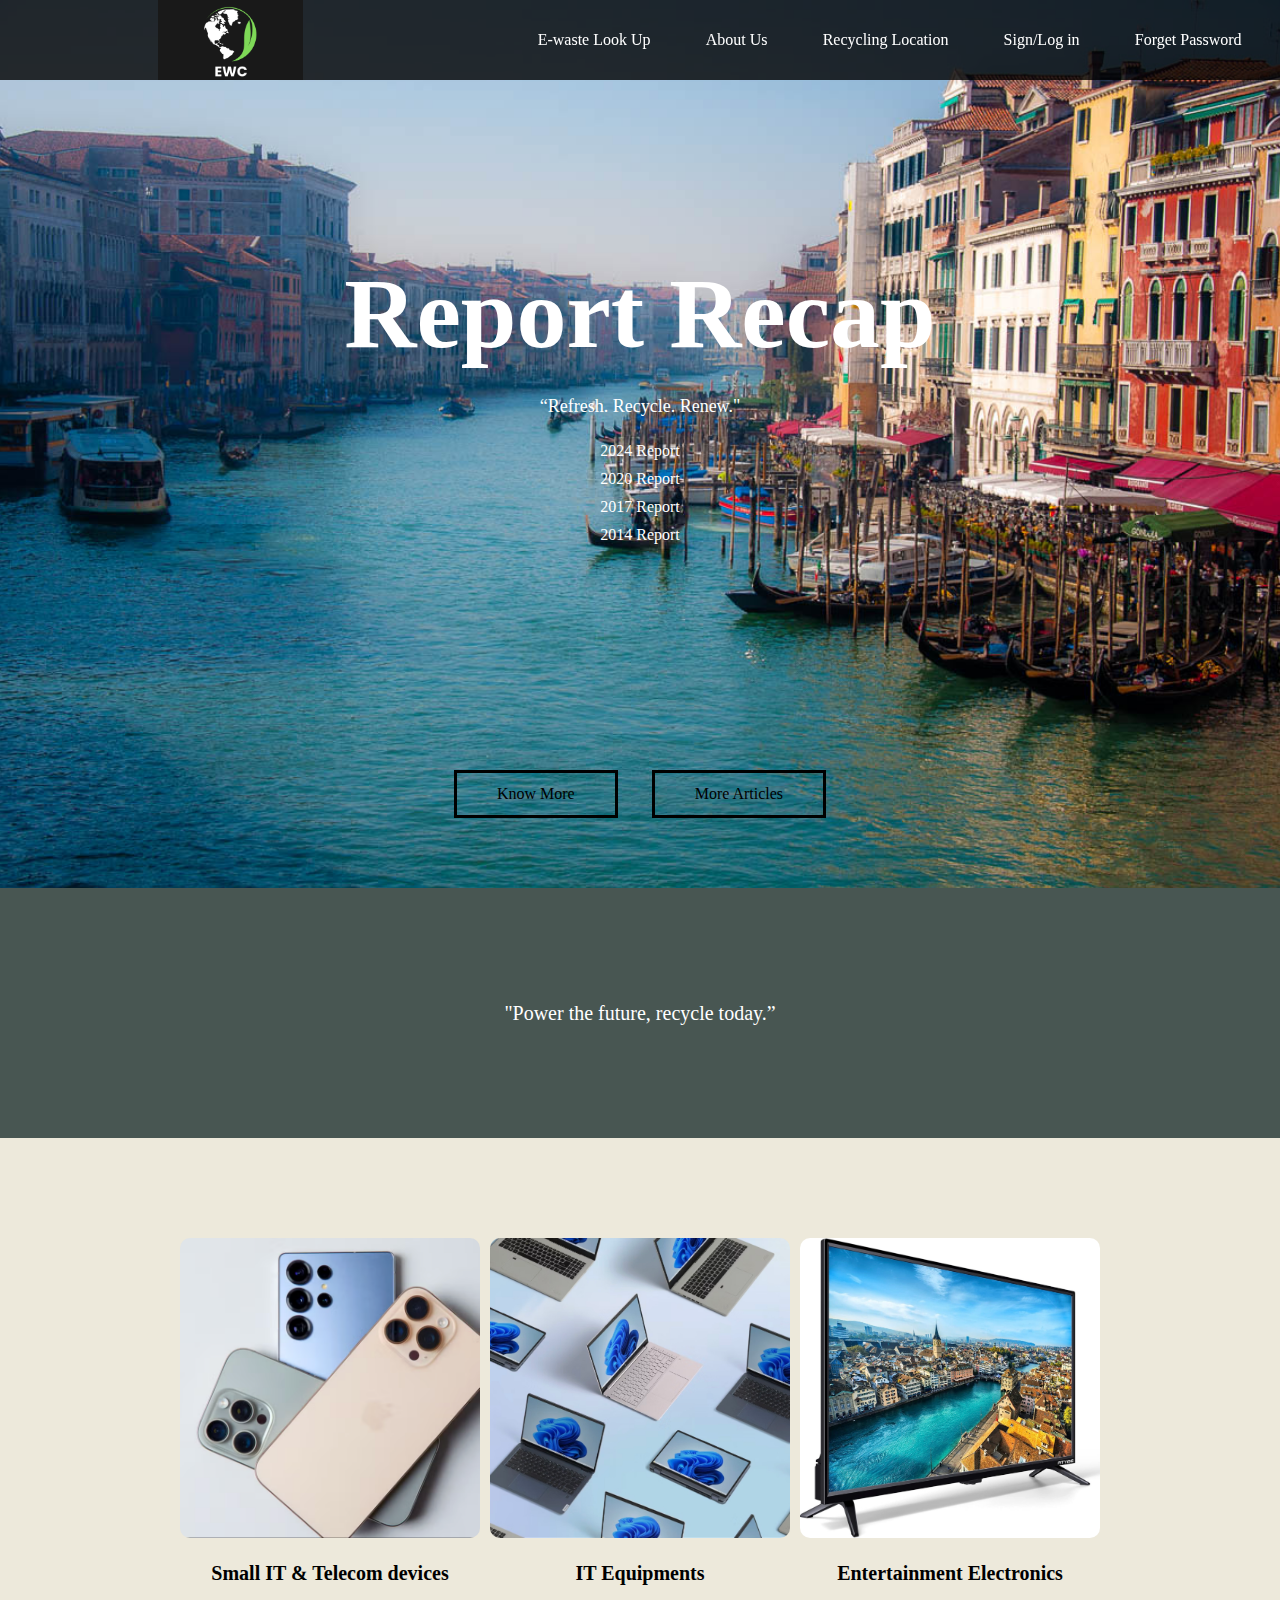
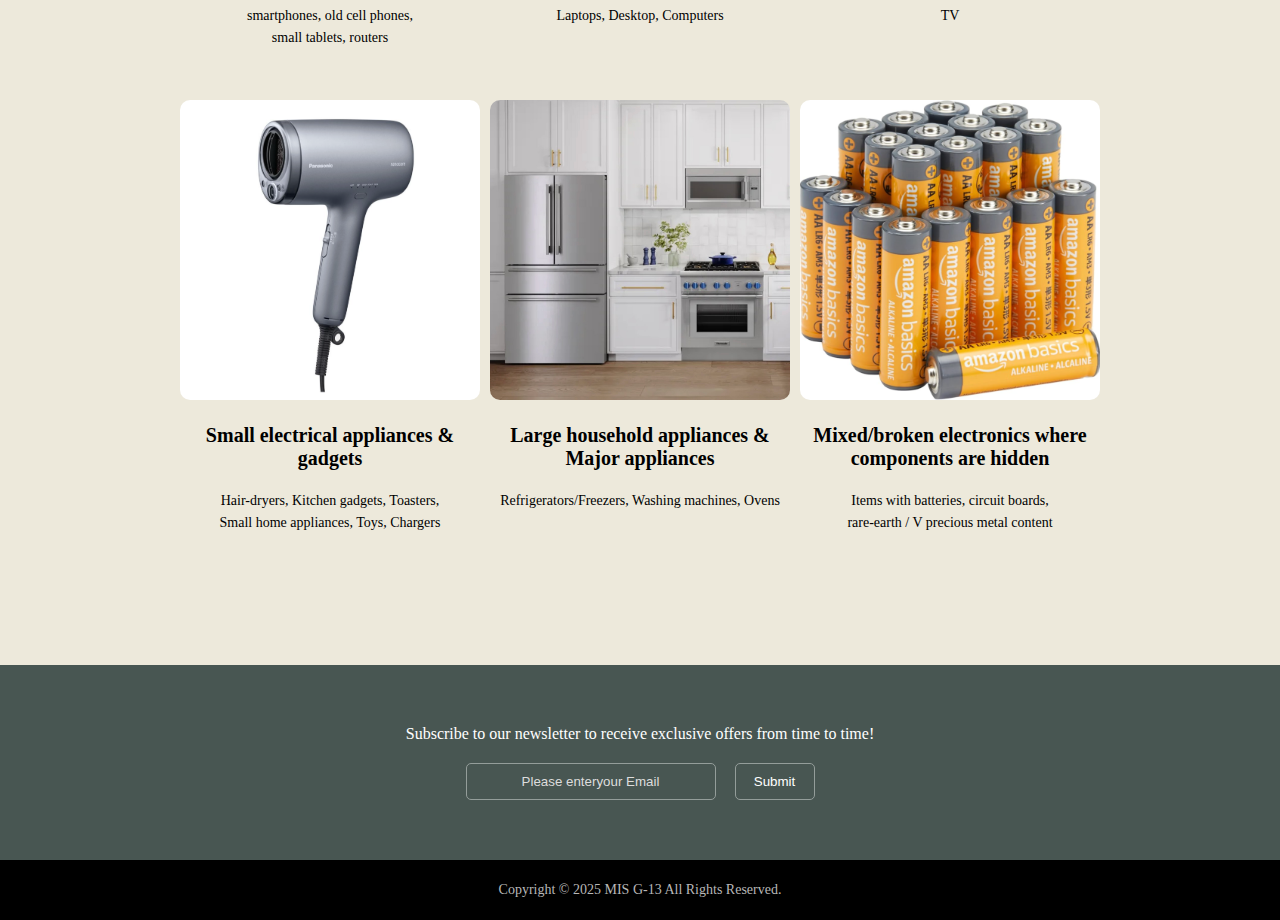
<file: index.html>
<!DOCTYPE html> 
<html lang="zh-TW">
<head>
    <meta charset="UTF-8">
    <meta name="viewport" content="width=device-width, initial-scale=1.0">
    <title>EWC</title>
    
    <style>
       * { 
    padding:0; 
    margin:0;
    box-sizing: border-box;
}
body {
    background-color: #000000;
}
header {
    background-color:rgba(0, 0, 0, 0.8);
    height:80px;
    width:100%;
    position:fixed;    
}
h1 {
    color:white;
    position:absolute;
    left:80px;
    top:0;
    line-height: 80px;
    background-image:url(images/mis_logo4.png) ;
    background-repeat: no-repeat;
    background-position: center;
    background-size: contain;
    margin-left: auto;
    width:300px;
    text-indent: -99999px; 
}
header ul {
    position:absolute;
    right:-1vw;
    top:0;
    line-height:80px;
}
header li {
    display:inline;
    margin-right:4vw;    
}
header a {
    color:white;
    text-decoration: none;
}
header a:hover {
    text-decoration: underline; 
}
.news {
    background-color: rgb(3, 2, 0);
    color:rgb(255, 255, 255);
    height:100vh;
    background-image: url("images/river-3.jpg");
    background-repeat: no-repeat;
    background-size:cover;
    background-position: center;
    display:flex;
    flex-direction:column;
    align-items: center;
    justify-content: center;

} 
.news h2 {
    font-size:100px;
    margin-top:-90px;
    
} 
.news p {
    color:#ffffff;
    font-size:18px;
    margin:25px 0;
}
.news a:hover {
 text-decoration: underline; 
}
.news b:hover {
 text-decoration: underline; 
}
.news a {
    color:rgb(255, 255, 255);
    text-decoration: none;
   
    
}

.news ul {
    padding: 0; /* 清除 ul 預設內距 */
}
.news li {
    list-style: none; /* 去掉清單原本的黑點 */
    width: 100%;      /* 確保寬度正常 */
    text-align: center; /* 文字置中 */
    
    /* 關鍵在這裡：控制與上方內容的距離 */
    margin-top: 0px;  /* 數字越大，就會離上面的文字越遠（越往下移） */
    
    margin-bottom: 10px; /* 每個年份之間的間隔 */
}

.botton {
    text-align: center;      /* 讓內部的按鈕水平置中 */
    margin: 50px 0;          /* 上下留出 50px 的間距，避免太擠 */
    padding: 20px;  
    margin-top: -150px;         
}
.botton a {
    margin: 0 15px;
    display: inline-block;   /* 重要：讓 a 標籤擁有區塊特性，才能設定寬高與邊距 */
    border:3px solid #000000; /* 設定邊框顏色 (假設背景是淺色，用黑色框) */
    color: #000000;   
    padding: 12px 40px;      /* 內距：上下 12px，左右 40px (控制按鈕大小) */
    font-size: 16px;         /* 字體大小 */
    text-decoration: none;
    
}
.botton a:hover {
    text-decoration: underline;
}

.slogan {
    background-color:#485652;
    color:white;
    height:250px;
    display:flex;
    justify-content: center;
    align-items: center;
    font-size: 20px;
    line-height: 1.8em;  

}
.shop {
    display:flex;
}
.shop img {
    width:50%;
}
.info {
    width:50%;
    background-color: white;
    display:flex;
    flex-direction:column;
    align-items: center;
    justify-content: center;
}
.info h2 {
    font-size:40px;
    margin-bottom: 30px;
}
.info p {
    text-align: center;
    line-height: 2em;
}
.product {
    display:flex;
    background-color: #ede9db;
    flex-wrap: wrap;
    justify-content: space-between;
    align-items: stretch;
    padding: 100px 180px 80px;
}
.product div {
    width:300px;
    text-align:center;
    margin-bottom: 50px;
}
.product img {
    width:100%;
    border-radius: 10px;
    height: 300px;
}
.product h3 {
    font-size: 20px;    
    margin: 20px 0;
}
.product p {
    font-size:14px;
    line-height: 1.6em;
}
.newsletter {
    background-color:#485652;
    color:white;
    padding:60px 0;
    display:flex;
    flex-direction: column;
    align-items: center;
}
.newsletter p {
    margin-bottom: 20px;
}
.newsletter input, .newsletter button {
    background-color: transparent;
    color:white;
    border: 1px solid #949d9a; 
    padding: 10px; 
    border-radius: 5px;;
}
.newsletter input {
    width:250px;
    margin-right: 15px;
    text-align: center;
}
.newsletter button {
    width:80px;
    cursor:pointer;
}
input::placeholder {
    color:#DDDDDD;
}
input:focus {
    outline: none; /* 移除焦點效果 */
    border-color:#E0E9A3; /* 焦點時的邊框顏色 */
}
footer {
    background-color:#000000;
    color:#B7B7B7;
    height:60px;
    display:flex;
    justify-content: center;
    align-items: center;
    font-size: 14px;
}
.menu {
    display:none;
}
/* 響應式設計語法 */
@media screen and (max-width: 768px) {
header ul {
    display:none;
}
header h1 {
    left:50%;
    transform: translateX(-50%);
}
.news h2 {
    font-size:40px;
}
.menu {
    display:block;
    background-color: transparent;
    color:white;
    font-size: 35px;
    position:absolute;
    top:15px;
    left:20px;
    border:none;
    cursor: pointer;
}
.shop {
    flex-direction: column;
}
.shop img {
    width:100%;
}
.info {
    width:100%;
    padding:40px 0;
}
.info h2 {
    font-size:30px;
}

}
    </style>
</head>

<body>
    <header>
        <button class="menu">&#9776;</button>
    <h1>EWASTE</h1>
    <nav>
    <ul>
        <li><a href="https://ewasa.org/8-types-of-ewaste-and-how-to-recycle-them/" target="_blank">E-waste Look Up</a></li>
        <li><a href="https://ba.nccu.edu.tw/" target="_blank">About Us</a></li>
        <li><a href="https://ensun.io/search/e-waste-recycling/italy" target="_blank">Recycling Location</a></li>
        <li><a href="https://docs.google.com/forms/d/e/1FAIpQLSegdq_998u1b6etxhL3sMzldYrdOQBJzph_M5_ljvxWOpLQLw/viewform?usp=header"target="_blank">Sign/Log in</a></li>    
        <li><a href="#">Forget Password</a></li>             
    </ul>
    </nav>  
    </header>   
    <main>

    <section class="news">
    <h2>Report Recap</h2>
    <p>“Refresh. Recycle. Renew."</p>
    <li><a href="https://ewastemonitor.info/the-global-e-waste-monitor-2024/" target="_blank">2024 Report</a></li>
    <li><a href="https://ewastemonitor.info/gem-2020/" target="_blank">2020 Report</a></li>
    <li><a href="https://ewastemonitor.info/gem-2017/" target="_blank">2017 Report</a></li>
    <li><a href="https://ewastemonitor.info/gem-2014/" target="_blank">2014 Report</a></li> 
    </section>
    <section class="botton">
    <a href="https://growrk.com/blog/green-it-procurement#header-19" target="_blank">Know More</a>
    <a href="https://ewastemonitor.info/" target="_blank">More Articles</a>
    </section>


    <section class="slogan">
    <blockquote>"Power the future, recycle today.”</blockquote>
    </section>
    


    <section class="product">
        <div>
            <img src="images/smartphone.png" alt="垃圾1">
            <h3>Small IT & Telecom devices</h3>
            <p>smartphones, old cell phones, <br>small tablets, routers</p>
        </div>
        <div>
            <img src="images/bigit.jpeg" alt="垃圾2">
            <h3>IT Equipments</h3>
            <p>Laptops, Desktop, Computers</p>
        </div>
        <div>
            <img src="images/tv.jpeg" alt="垃圾3">
            <h3>Entertainment Electronics</h3>
            <p>TV</p>
        </div>

        <div>
            <img src="images/hair.png" alt="垃圾4">
            <h3>Small electrical appliances & gadgets</h3>
            <p>Hair-dryers, Kitchen gadgets, Toasters,<br> Small home appliances, Toys, Chargers</p>
        </div>
        <div>
            <img src="images/refri.jpeg" alt="垃圾5">
            <h3>Large household appliances & Major appliances</h3>
            <p>Refrigerators/Freezers, Washing machines, Ovens</p>
        </div>  <div>
            <img src="images/bat.png" alt="垃圾6">
            <h3>Mixed/broken electronics where components are hidden</h3>
            <p>Items with batteries, circuit boards, <br>rare-earth / V precious metal content</p>
        </div>

    </section>
    <section class="newsletter">
        <p>Subscribe to our newsletter to receive exclusive offers from time to time!</p>
        <form>
            <input type="email" placeholder="Please enteryour Email" required>
            <button type="submit">Submit</button>
        </form>
    </section>
    </main>
    <footer>
        <p>Copyright © 2025 MIS G-13 All Rights Reserved.</p>
    </footer>
</body>
</html>
</file>
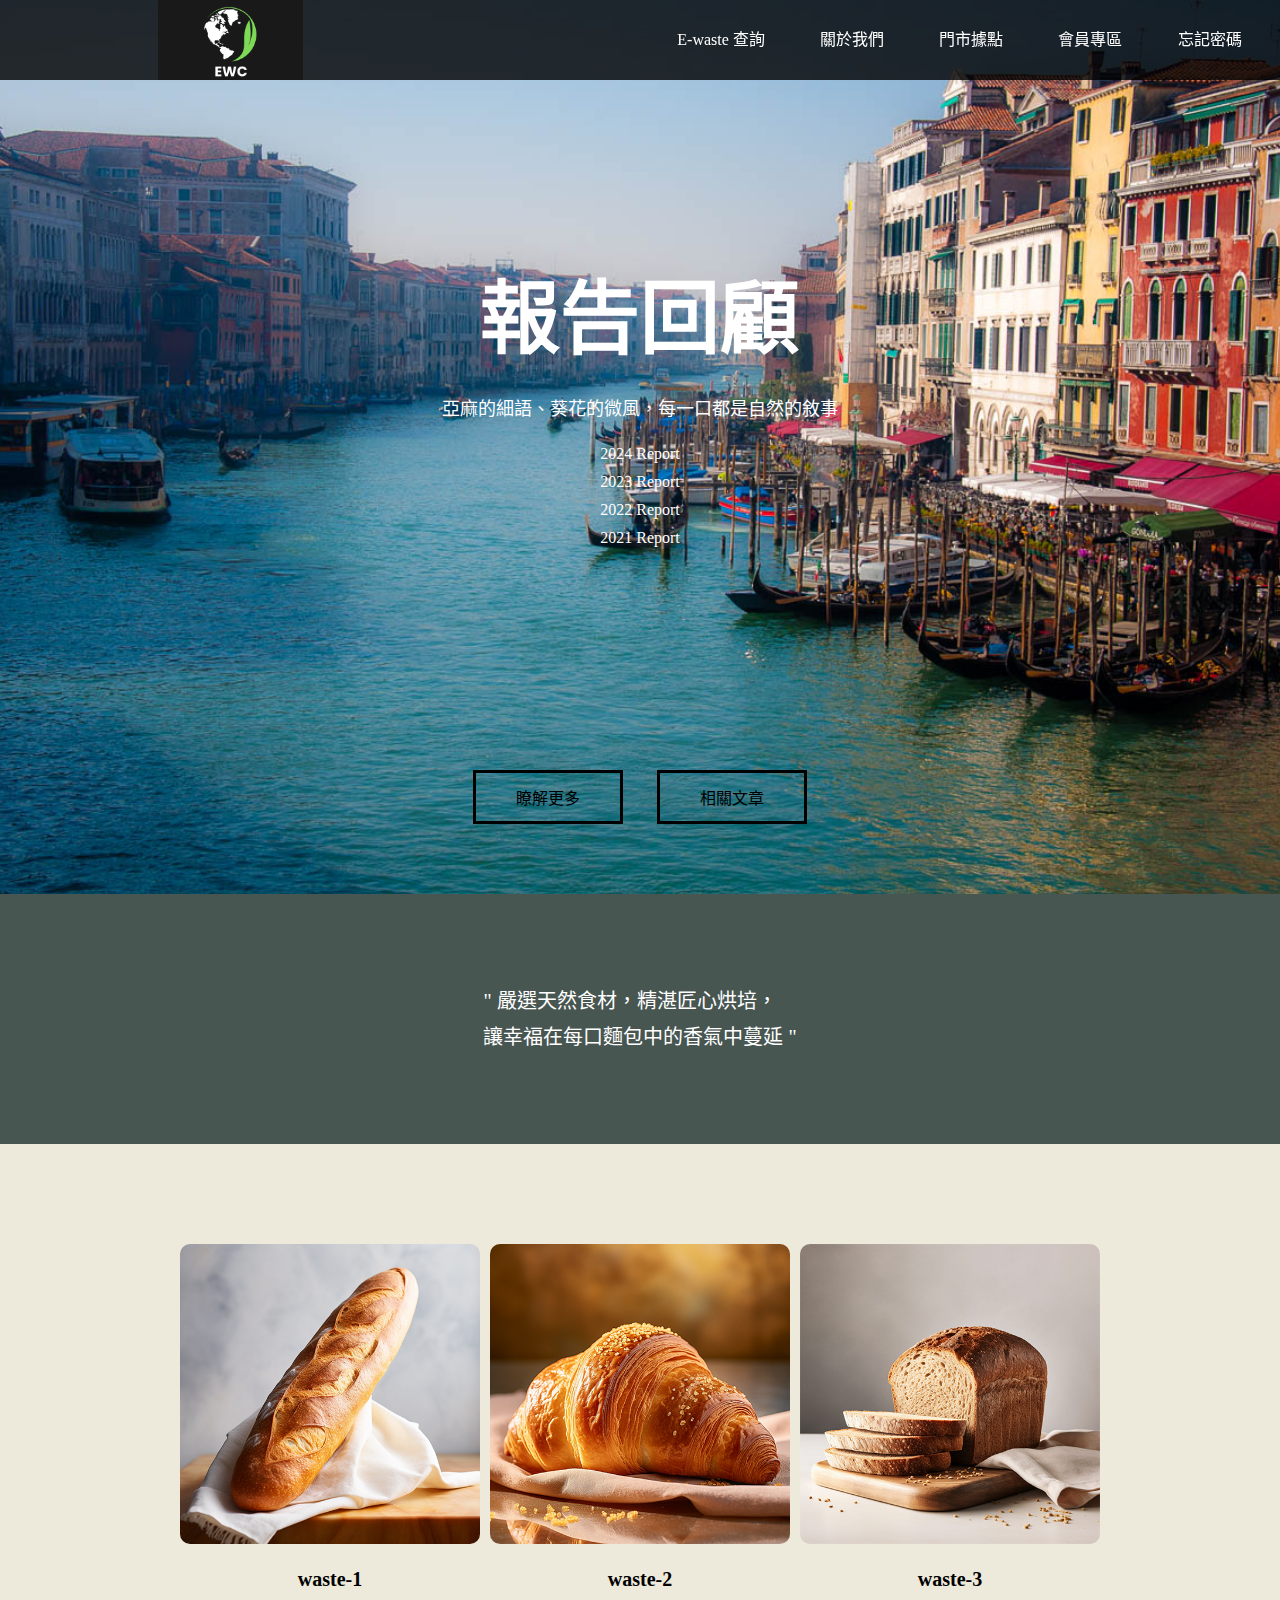
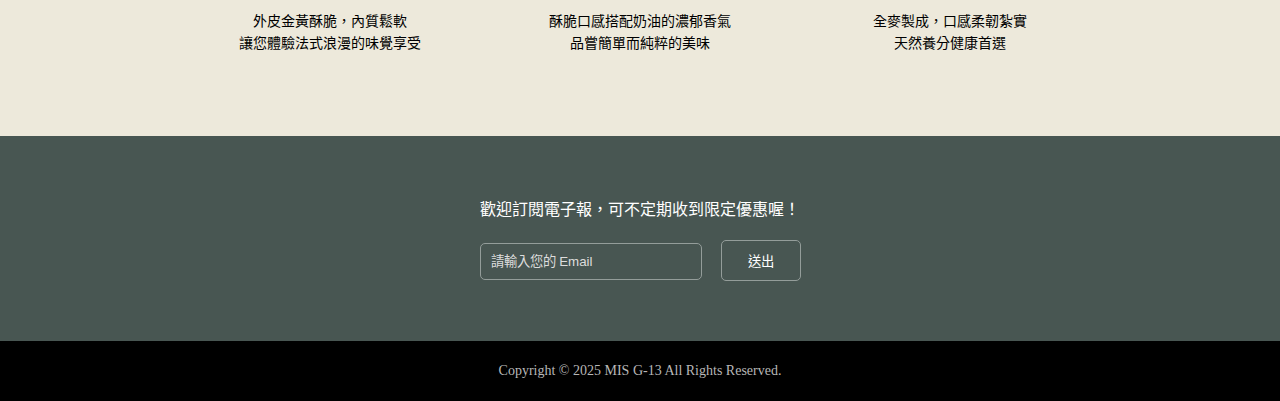
<file: mis_project.html>
<!DOCTYPE html> 
<html lang="zh-TW">
<head>
    <meta charset="UTF-8">
    <meta name="viewport" content="width=device-width, initial-scale=1.0">
    <title>EWC</title>
    <link rel="stylesheet" href="mis_style.css"> 
</head>

<body>
    <header>
    <button class="menu">&#9776;</button>
    <h1>EWASTE</h1>
    <nav>
    <ul>
        <li><a href="#">E-waste 查詢</a></li>
        <li><a href="#">關於我們</a></li>
        <li><a href="#">門市據點</a></li>
        <li><a href="#">會員專區</a></li>    
        <li><a href="#">忘記密碼</a></li>             
    </ul>
    </nav>  
    </header>   
    <main>

    <section class="news">
    <h2>報告回顧</h2>
    <p>亞麻的細語、葵花的微風，每一口都是自然的敘事</p>
    <li><a href="#">2024 Report</a></li>
    <li><a href="#">2023 Report</a></li>
    <li><a href="#">2022 Report</a></li>
    <li><a href="#">2021 Report</a></li> 
    </section>
    <section class="botton">
    <a href="#">瞭解更多</a>
    <a href="#">相關文章</a>
    </section>


    <section class="slogan">
    <blockquote>" 嚴選天然食材，精湛匠心烘培，<br>讓幸福在每口麵包中的香氣中蔓延 "</blockquote>
    </section>
    


    <section class="product">
        <div>
            <img src="images/p1.png" alt="巴黎風法國土司">
            <h3>waste-1</h3>
            <p>外皮金黃酥脆，內質鬆軟<br>讓您體驗法式浪漫的味覺享受</p>
        </div>
        <div>
            <img src="images/p2.png" alt="皇家奶油可頌麵包">
            <h3>waste-2</h3>
            <p>酥脆口感搭配奶油的濃郁香氣<br>品嘗簡單而純粹的美味</p>
        </div>
        <div>
            <img src="images/p3.png" alt="健康營養全麥土司">
            <h3>waste-3</h3>
            <p>全麥製成，口感柔韌紮實<br>天然養分健康首選</p>
        </div>
    </section>
    <section class="newsletter">
        <p>歡迎訂閱電子報，可不定期收到限定優惠喔！</p>
        <form>
            <input type="email" placeholder="請輸入您的 Email" required>
            <button type="submit">送出</button>
        </form>
    </section>
    </main>
    <footer>
        <p>Copyright © 2025 MIS G-13 All Rights Reserved.</p>
    </footer>
</body>
</html>
</file>
<file: mis_style.css>
* { 
    padding:0; 
    margin:0;
}
body {
    background-color: #000000;
}
header {
    background-color:rgba(0, 0, 0, 0.8);
    height:80px;
    width:100%;
    position:fixed;    
}
h1 {
    color:white;
    position:absolute;
    left:80px;
    top:0;
    line-height: 80px;
    background-image:url(images/mis_logo4.png) ;
    background-repeat: no-repeat;
    background-position: center;
    background-size: contain;
    margin-left: auto;
    width:300px;
    text-indent: -99999px; 
}
header ul {
    position:absolute;
    right:-1vw;
    top:0;
    line-height:80px;
}
header li {
    display:inline;
    margin-right:4vw;    
}
header a {
    color:white;
    text-decoration: none;
}
header a:hover {
    text-decoration: underline; 
}
.news {
    background-color: rgb(3, 2, 0);
    color:rgb(255, 255, 255);
    height:100vh;
    background-image: url("images/river-3.jpg");
    background-repeat: no-repeat;
    background-size:cover;
    background-position: center;
    display:flex;
    flex-direction:column;
    align-items: center;
    justify-content: center;

} 
.news h2 {
    font-size:80px;
    margin-top:-90px;
    
} 
.news p {
    color:#ffffff;
    font-size:18px;
    margin:25px 0;
}
.news a:hover {
 text-decoration: underline; 
}
.news b:hover {
 text-decoration: underline; 
}
.news a {
    color:rgb(255, 255, 255);
    text-decoration: none;
    margin-top:60vw
    
}

.news li {
    list-style: none; /* 去掉清單原本的黑點 */
    width: 100%;      /* 確保寬度正常 */
    text-align: center; /* 文字置中 */
    
    /* 關鍵在這裡：控制與上方內容的距離 */
    margin-top: 0px;  /* 數字越大，就會離上面的文字越遠（越往下移） */
    
    margin-bottom: 10px; /* 每個年份之間的間隔 */
}

.botton {
    text-align: center;      /* 讓內部的按鈕水平置中 */
    margin: 50px 0;          /* 上下留出 50px 的間距，避免太擠 */
    padding: 20px;  
    margin-top: -150px;         
}
.botton a {
    margin: 0 15px;
    display: inline-block;   /* 重要：讓 a 標籤擁有區塊特性，才能設定寬高與邊距 */
    border:3px solid #000000; /* 設定邊框顏色 (假設背景是淺色，用黑色框) */
    color: #000000;   
    padding: 12px 40px;      /* 內距：上下 12px，左右 40px (控制按鈕大小) */
    font-size: 16px;         /* 字體大小 */
    text-decoration: none;
    
}
.botton a:hover {
    text-decoration: underline;
}

.slogan {
    background-color:#485652;
    color:white;
    height:250px;
    display:flex;
    justify-content: center;
    align-items: center;
    font-size: 20px;
    line-height: 1.8em;  

}
.shop {
    display:flex;
}
.shop img {
    width:50%;
}
.info {
    width:50%;
    background-color: white;
    display:flex;
    flex-direction:column;
    align-items: center;
    justify-content: center;
}
.info h2 {
    font-size:40px;
    margin-bottom: 30px;
}
.info p {
    text-align: center;
    line-height: 2em;
}
.product {
    display:flex;
    background-color: #ede9db;
    justify-content: space-between;
    align-items: center;
    padding: 100px 180px 80px;
}
.product div {
    width:300px;
    text-align:center;
}
.product img {
    width:100%;
    border-radius: 10px;;
}
.product h3 {
    font-size: 20px;    
    margin: 20px 0;
}
.product p {
    font-size:14px;
    line-height: 1.6em;
}
.newsletter {
    background-color:#485652;
    color:white;
    padding:60px 0;
    display:flex;
    flex-direction: column;
    align-items: center;
}
.newsletter p {
    margin-bottom: 20px;
}
.newsletter input, .newsletter button {
    background-color: transparent;
    color:white;
    border: 1px solid #949d9a; 
    padding: 10px; 
    border-radius: 5px;;
}
.newsletter input {
    width:200px;
    margin-right: 15px;;
}
.newsletter button {
    width:80px;
    cursor:pointer;
}
input::placeholder {
    color:#DDDDDD;
}
input:focus {
    outline: none; /* 移除焦點效果 */
    border-color:#E0E9A3; /* 焦點時的邊框顏色 */
}
footer {
    background-color:#000000;
    color:#B7B7B7;
    height:60px;
    display:flex;
    justify-content: center;
    align-items: center;
    font-size: 14px;
}
.menu {
    display:none;
}
/* 響應式設計語法 */
@media screen and (max-width: 768px) {
header ul {
    display:none;
}
header h1 {
    left:50%;
    transform: translateX(-50%);
}
.news h2 {
    font-size:40px;
}
.menu {
    display:block;
    background-color: transparent;
    color:white;
    font-size: 35px;
    position:absolute;
    top:15px;
    left:20px;
    border:none;
    cursor: pointer;
}
.shop {
    flex-direction: column;
}
.shop img {
    width:100%;
}
.info {
    width:100%;
    padding:40px 0;
}
.info h2 {
    font-size:30px;
}
.product {
    flex-direction: column;
    padding: 60px 0;
}
.product div {
    margin-bottom: 30px;
}
}
</file>
